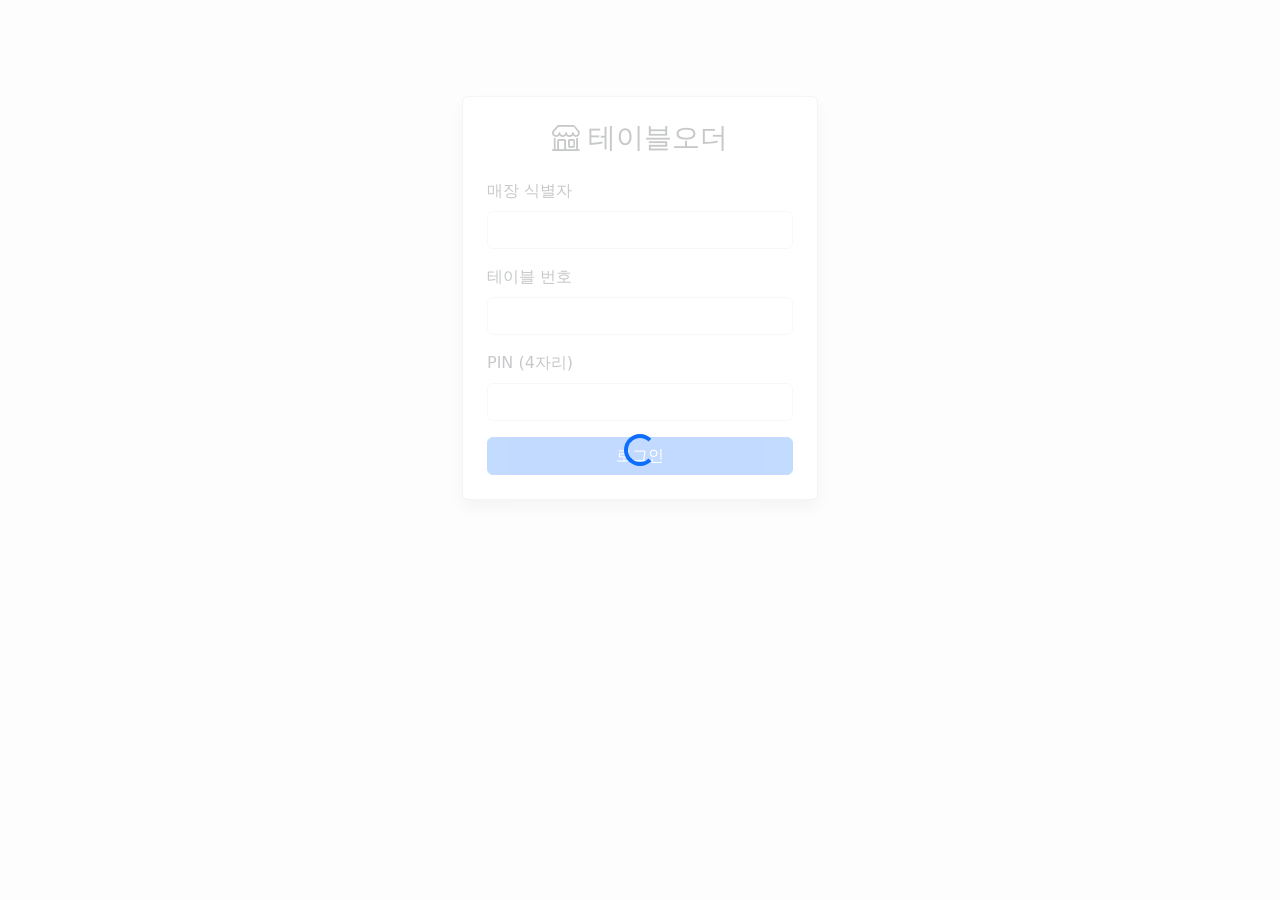
<file: frontend/customer/index.html>
<!DOCTYPE html>
<html lang="ko">
<head>
    <meta charset="UTF-8">
    <meta name="viewport" content="width=device-width, initial-scale=1.0">
    <title>테이블오더 - 고객</title>
    <link href="https://cdn.jsdelivr.net/npm/bootstrap@5.3.3/dist/css/bootstrap.min.css" rel="stylesheet">
    <link href="https://cdn.jsdelivr.net/npm/bootstrap-icons@1.11.3/font/bootstrap-icons.min.css" rel="stylesheet">
    <link href="css/style.css" rel="stylesheet">
</head>
<body>
    <!-- Header -->
    <nav class="navbar navbar-expand navbar-dark bg-dark fixed-top" id="main-header" style="display:none;">
        <div class="container-fluid">
            <span class="navbar-brand" id="header-store-info">
                <i class="bi bi-shop"></i> <span id="header-store-name">매장</span> - 테이블 <span id="header-table-number">0</span>
            </span>
            <ul class="navbar-nav ms-auto">
                <li class="nav-item">
                    <a class="nav-link" href="#/menu" id="nav-menu">메뉴</a>
                </li>
                <li class="nav-item">
                    <a class="nav-link" href="#/history" id="nav-history">주문내역</a>
                </li>
                <li class="nav-item">
                    <button class="btn btn-outline-light btn-sm position-relative ms-2" id="btn-cart-open" type="button">
                        <i class="bi bi-cart3"></i>
                        <span class="position-absolute top-0 start-100 translate-middle badge rounded-pill bg-danger" id="cart-badge" style="display:none;">0</span>
                    </button>
                </li>
            </ul>
        </div>
    </nav>

    <!-- Views -->
    <div id="view-login" class="view-container" style="display:none;">
        <div class="container mt-5 pt-5">
            <div class="row justify-content-center">
                <div class="col-md-6 col-lg-4">
                    <div class="card shadow">
                        <div class="card-body p-4">
                            <h3 class="card-title text-center mb-4"><i class="bi bi-shop"></i> 테이블오더</h3>
                            <form id="login-form">
                                <div class="mb-3">
                                    <label for="input-store-code" class="form-label">매장 식별자</label>
                                    <input type="text" class="form-control" id="input-store-code" required>
                                </div>
                                <div class="mb-3">
                                    <label for="input-table-number" class="form-label">테이블 번호</label>
                                    <input type="number" class="form-control" id="input-table-number" min="1" required>
                                </div>
                                <div class="mb-3">
                                    <label for="input-pin" class="form-label">PIN (4자리)</label>
                                    <input type="password" class="form-control" id="input-pin" maxlength="4" pattern="\d{4}" required>
                                </div>
                                <div id="login-error" class="alert alert-danger d-none" role="alert"></div>
                                <button type="submit" class="btn btn-primary w-100">로그인</button>
                            </form>
                        </div>
                    </div>
                </div>
            </div>
        </div>
    </div>

    <div id="view-menu" class="view-container" style="display:none;">
        <div class="container-fluid mt-5 pt-3">
            <div id="category-tabs" class="nav nav-pills flex-nowrap overflow-auto mb-3 px-2"></div>
            <div id="menu-grid" class="row g-3 px-2"></div>
        </div>
    </div>

    <div id="view-order" class="view-container" style="display:none;">
        <div class="container mt-5 pt-3">
            <div class="d-flex align-items-center mb-3">
                <a href="#/menu" class="btn btn-outline-secondary btn-sm me-2"><i class="bi bi-arrow-left"></i></a>
                <h4 class="mb-0">주문 확인</h4>
            </div>
            <div id="order-items-list"></div>
            <div class="fixed-bottom bg-white border-top p-3" id="order-footer">
                <div class="container d-flex justify-content-between align-items-center">
                    <span class="fw-bold fs-5">총 <span id="order-total-amount">0</span>원</span>
                    <button class="btn btn-primary btn-lg" id="btn-submit-order">주문 확정</button>
                </div>
            </div>
        </div>
    </div>

    <div id="view-history" class="view-container" style="display:none;">
        <div class="container mt-5 pt-3">
            <h4 class="mb-3">주문 내역</h4>
            <div id="order-history-list"></div>
            <div id="history-empty" class="text-center text-muted py-5" style="display:none;">
                <i class="bi bi-receipt fs-1"></i>
                <p class="mt-2">주문 내역이 없습니다</p>
            </div>
            <div id="history-sentinel"></div>
            <div id="history-loading" class="text-center py-3" style="display:none;">
                <div class="spinner-border spinner-border-sm" role="status"></div>
            </div>
        </div>
    </div>

    <!-- Cart Offcanvas -->
    <div class="offcanvas offcanvas-end" tabindex="-1" id="cart-offcanvas" aria-labelledby="cart-offcanvas-label">
        <div class="offcanvas-header">
            <h5 class="offcanvas-title" id="cart-offcanvas-label"><i class="bi bi-cart3"></i> 장바구니</h5>
            <button type="button" class="btn-close" data-bs-dismiss="offcanvas" aria-label="Close"></button>
        </div>
        <div class="offcanvas-body" id="cart-items-container">
            <div id="cart-empty" class="text-center text-muted py-5">
                <i class="bi bi-cart-x fs-1"></i>
                <p class="mt-2">장바구니가 비어있습니다</p>
            </div>
            <div id="cart-items-list"></div>
        </div>
        <div class="offcanvas-footer border-top p-3" id="cart-footer" style="display:none;">
            <div class="d-flex justify-content-between mb-2">
                <button class="btn btn-outline-danger btn-sm" id="btn-cart-clear">비우기</button>
                <span class="fw-bold">총 <span id="cart-total-amount">0</span>원</span>
            </div>
            <a href="#/order" class="btn btn-primary w-100" id="btn-cart-order" data-bs-dismiss="offcanvas">주문하기</a>
        </div>
    </div>

    <!-- Toast -->
    <div class="toast-container position-fixed bottom-0 end-0 p-3">
        <div id="app-toast" class="toast" role="alert" aria-live="assertive" aria-atomic="true">
            <div class="toast-body" id="toast-message"></div>
        </div>
    </div>

    <!-- Spinner -->
    <div id="app-spinner" class="position-fixed top-0 start-0 w-100 h-100 d-flex justify-content-center align-items-center bg-white bg-opacity-75" style="display:none !important; z-index:9999;">
        <div class="spinner-border text-primary" role="status">
            <span class="visually-hidden">Loading...</span>
        </div>
    </div>

    <script src="https://cdn.jsdelivr.net/npm/bootstrap@5.3.3/dist/js/bootstrap.bundle.min.js"></script>
    <script src="js/api.js"></script>
    <script src="js/auth.js"></script>
    <script src="js/cart.js"></script>
    <script src="js/menu.js"></script>
    <script src="js/order.js"></script>
    <script src="js/order-history.js"></script>
    <script src="js/app.js"></script>
</body>
</html>
</file>
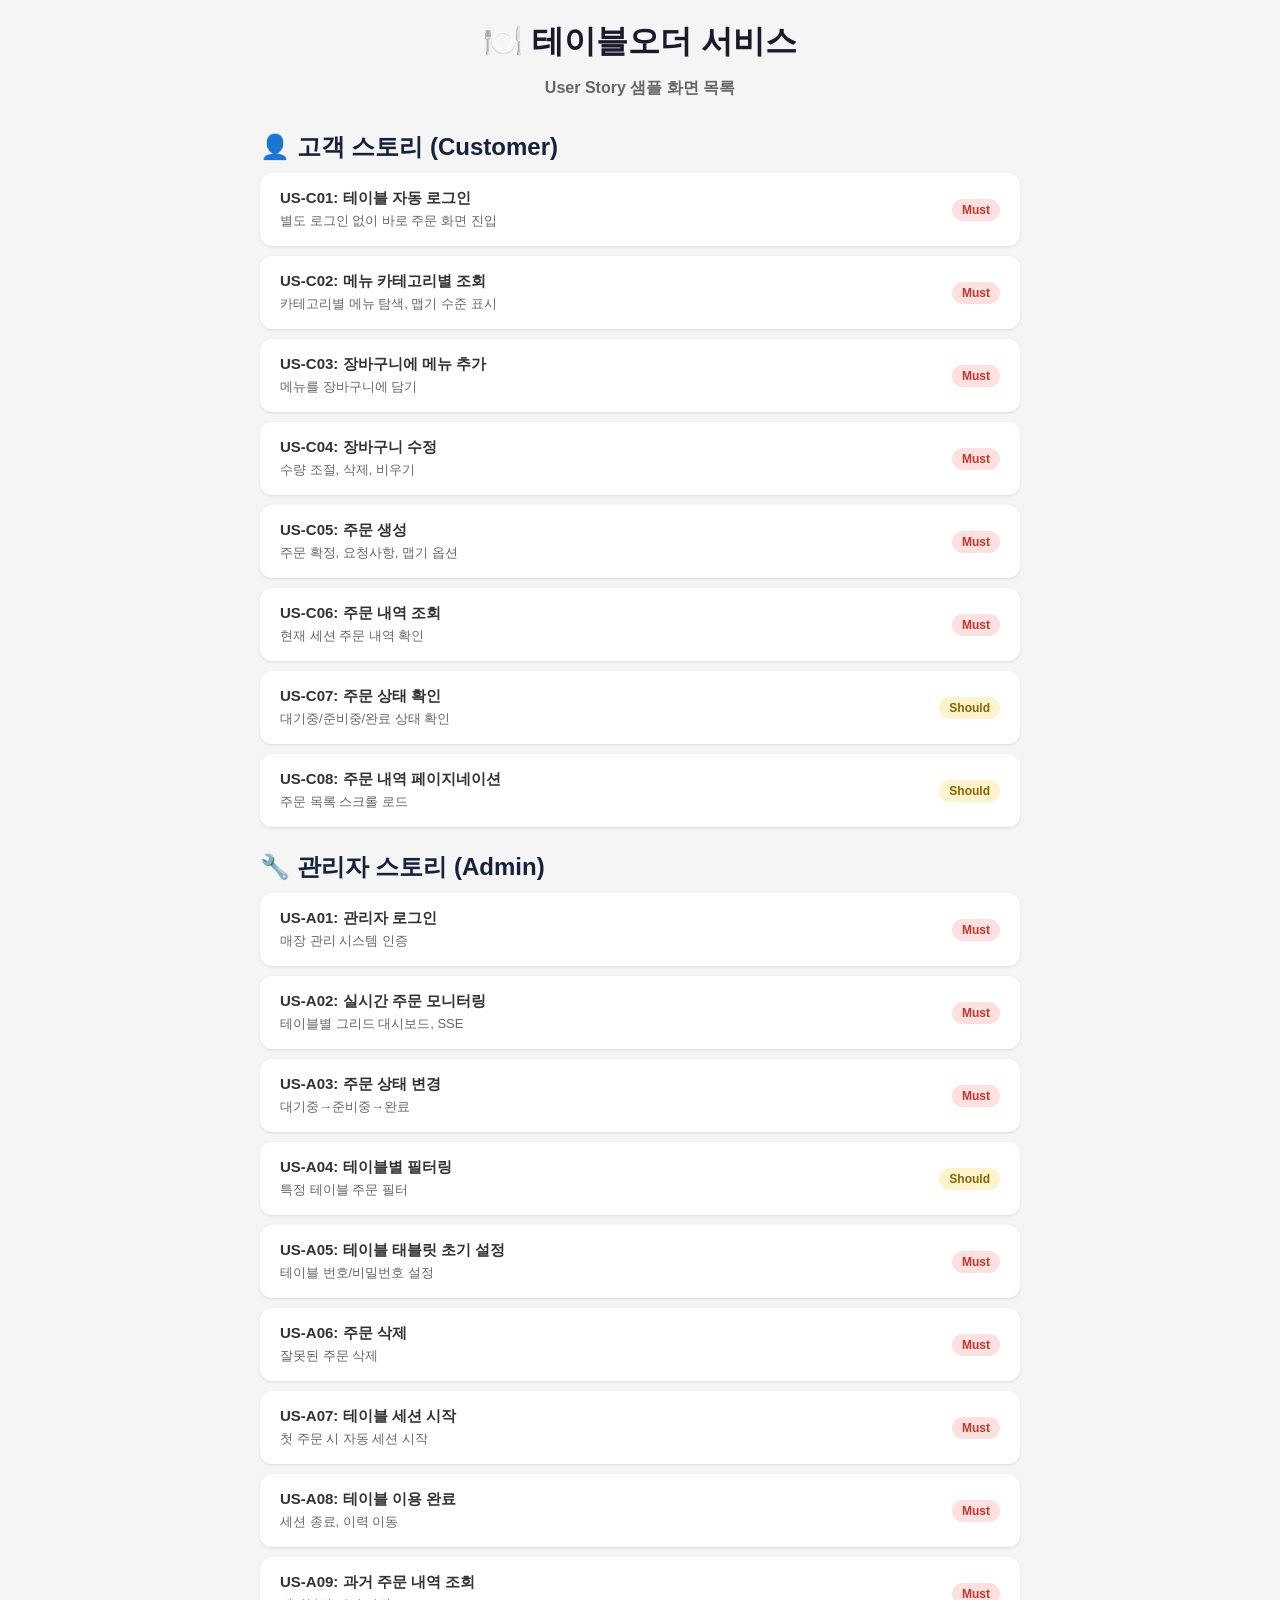
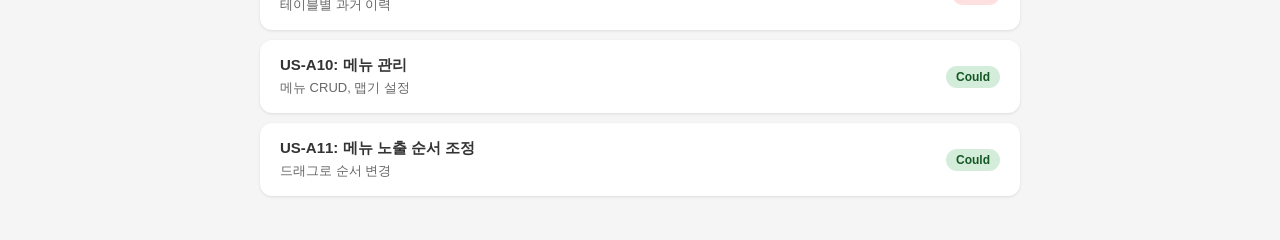
<file: aidlc-docs/inception/user-stories/mockups/index.html>
<!DOCTYPE html>
<html lang="ko">
<head>
<meta charset="UTF-8">
<meta name="viewport" content="width=device-width, initial-scale=1.0">
<title>테이블오더 - User Story 샘플 화면</title>
<style>
*{margin:0;padding:0;box-sizing:border-box}
body{font-family:-apple-system,sans-serif;background:#f5f5f5;color:#333}
.container{max-width:800px;margin:0 auto;padding:20px}
h1{text-align:center;margin-bottom:30px;color:#1a1a2e}
h2{margin:20px 0 10px;color:#16213e}
.card{background:#fff;border-radius:12px;padding:16px 20px;margin-bottom:10px;box-shadow:0 1px 3px rgba(0,0,0,.1);display:flex;justify-content:space-between;align-items:center;text-decoration:none;color:#333;transition:transform .1s}
.card:hover{transform:translateY(-2px);box-shadow:0 3px 8px rgba(0,0,0,.15)}
.card .title{font-weight:600;font-size:15px}
.card .desc{font-size:13px;color:#666;margin-top:4px}
.card .priority{font-size:12px;padding:4px 10px;border-radius:20px;font-weight:600}
.must{background:#ffe0e0;color:#c0392b}
.should{background:#fff3cd;color:#856404}
.could{background:#d4edda;color:#155724}
.section{margin-bottom:24px}
</style>
</head>
<body>
<div class="container">
<h1>🍽️ 테이블오더 서비스<br><small style="font-size:16px;color:#666">User Story 샘플 화면 목록</small></h1>

<div class="section">
<h2>👤 고객 스토리 (Customer)</h2>
<a class="card" href="customer.html#us-c01"><div><div class="title">US-C01: 테이블 자동 로그인</div><div class="desc">별도 로그인 없이 바로 주문 화면 진입</div></div><span class="priority must">Must</span></a>
<a class="card" href="customer.html#us-c02"><div><div class="title">US-C02: 메뉴 카테고리별 조회</div><div class="desc">카테고리별 메뉴 탐색, 맵기 수준 표시</div></div><span class="priority must">Must</span></a>
<a class="card" href="customer.html#us-c03"><div><div class="title">US-C03: 장바구니에 메뉴 추가</div><div class="desc">메뉴를 장바구니에 담기</div></div><span class="priority must">Must</span></a>
<a class="card" href="customer.html#us-c04"><div><div class="title">US-C04: 장바구니 수정</div><div class="desc">수량 조절, 삭제, 비우기</div></div><span class="priority must">Must</span></a>
<a class="card" href="customer.html#us-c05"><div><div class="title">US-C05: 주문 생성</div><div class="desc">주문 확정, 요청사항, 맵기 옵션</div></div><span class="priority must">Must</span></a>
<a class="card" href="customer.html#us-c06"><div><div class="title">US-C06: 주문 내역 조회</div><div class="desc">현재 세션 주문 내역 확인</div></div><span class="priority must">Must</span></a>
<a class="card" href="customer.html#us-c07"><div><div class="title">US-C07: 주문 상태 확인</div><div class="desc">대기중/준비중/완료 상태 확인</div></div><span class="priority should">Should</span></a>
<a class="card" href="customer.html#us-c08"><div><div class="title">US-C08: 주문 내역 페이지네이션</div><div class="desc">주문 목록 스크롤 로드</div></div><span class="priority should">Should</span></a>
</div>

<div class="section">
<h2>🔧 관리자 스토리 (Admin)</h2>
<a class="card" href="admin.html#us-a01"><div><div class="title">US-A01: 관리자 로그인</div><div class="desc">매장 관리 시스템 인증</div></div><span class="priority must">Must</span></a>
<a class="card" href="admin.html#us-a02"><div><div class="title">US-A02: 실시간 주문 모니터링</div><div class="desc">테이블별 그리드 대시보드, SSE</div></div><span class="priority must">Must</span></a>
<a class="card" href="admin.html#us-a03"><div><div class="title">US-A03: 주문 상태 변경</div><div class="desc">대기중→준비중→완료</div></div><span class="priority must">Must</span></a>
<a class="card" href="admin.html#us-a04"><div><div class="title">US-A04: 테이블별 필터링</div><div class="desc">특정 테이블 주문 필터</div></div><span class="priority should">Should</span></a>
<a class="card" href="admin.html#us-a05"><div><div class="title">US-A05: 테이블 태블릿 초기 설정</div><div class="desc">테이블 번호/비밀번호 설정</div></div><span class="priority must">Must</span></a>
<a class="card" href="admin.html#us-a06"><div><div class="title">US-A06: 주문 삭제</div><div class="desc">잘못된 주문 삭제</div></div><span class="priority must">Must</span></a>
<a class="card" href="admin.html#us-a07"><div><div class="title">US-A07: 테이블 세션 시작</div><div class="desc">첫 주문 시 자동 세션 시작</div></div><span class="priority must">Must</span></a>
<a class="card" href="admin.html#us-a08"><div><div class="title">US-A08: 테이블 이용 완료</div><div class="desc">세션 종료, 이력 이동</div></div><span class="priority must">Must</span></a>
<a class="card" href="admin.html#us-a09"><div><div class="title">US-A09: 과거 주문 내역 조회</div><div class="desc">테이블별 과거 이력</div></div><span class="priority must">Must</span></a>
<a class="card" href="admin.html#us-a10"><div><div class="title">US-A10: 메뉴 관리</div><div class="desc">메뉴 CRUD, 맵기 설정</div></div><span class="priority could">Could</span></a>
<a class="card" href="admin.html#us-a11"><div><div class="title">US-A11: 메뉴 노출 순서 조정</div><div class="desc">드래그로 순서 변경</div></div><span class="priority could">Could</span></a>
</div>
</div>
</body>
</html>
</file>
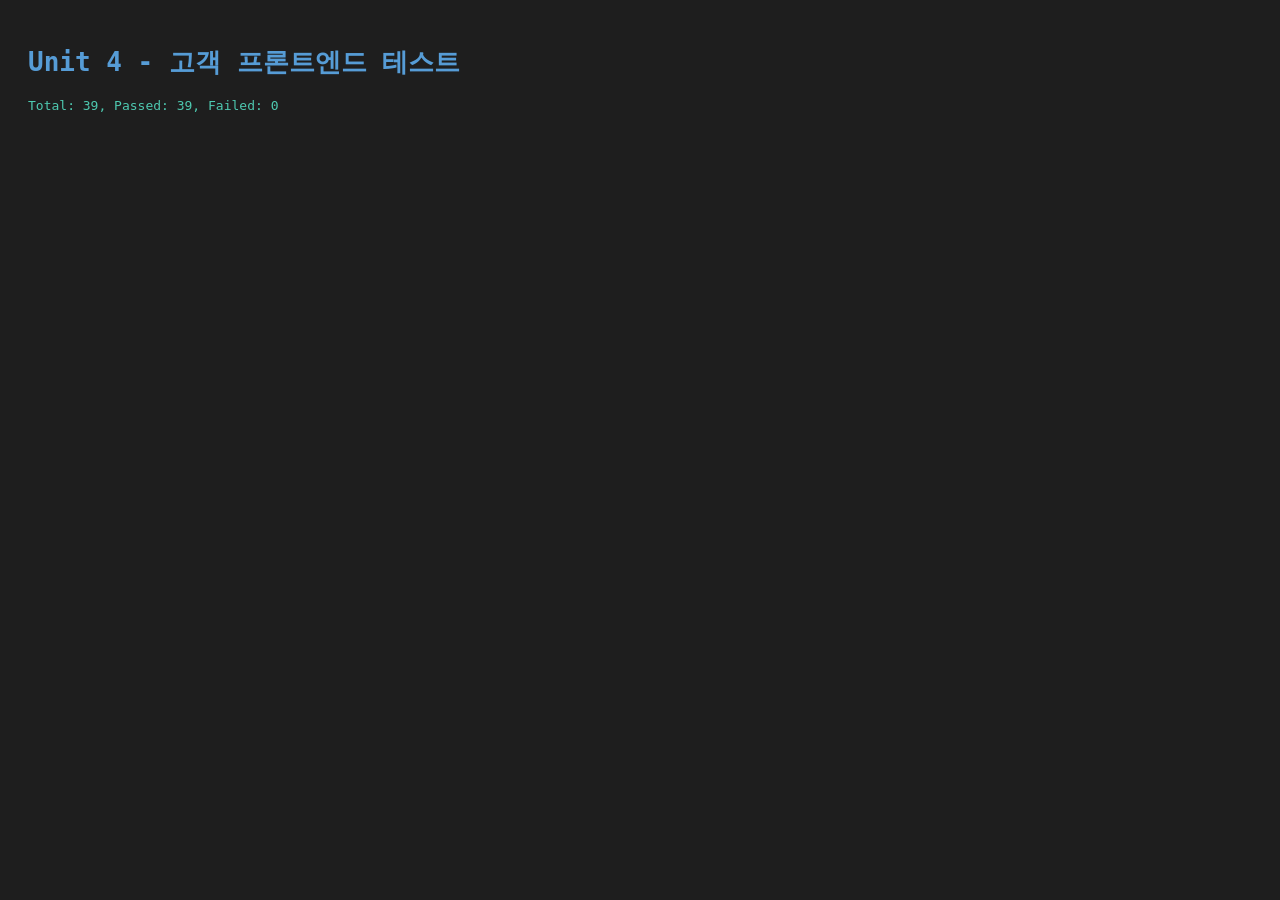
<file: frontend/customer/tests/run-tests.html>
<!DOCTYPE html>
<html lang="ko">
<head>
    <meta charset="UTF-8">
    <title>Unit 4 Frontend Tests</title>
    <style>
        body { font-family: monospace; padding: 20px; background: #1e1e1e; color: #d4d4d4; }
        h1 { color: #569cd6; }
        #results { white-space: pre-wrap; }
        .pass { color: #4ec9b0; }
        .fail { color: #f44747; }
    </style>
</head>
<body>
    <h1>Unit 4 - 고객 프론트엔드 테스트</h1>
    <div id="results"></div>

    <!-- 테스트 유틸 -->
    <script src="test-utils.js"></script>

    <!-- 소스 코드 (테스트 대상) -->
    <script src="../js/api.js"></script>
    <script src="../js/auth.js"></script>
    <script src="../js/cart.js"></script>
    <script src="../js/order-history.js"></script>

    <!-- 테스트 파일 -->
    <script src="cart.test.js"></script>
    <script src="api.test.js"></script>
    <script src="auth.test.js"></script>
    <script src="order-history.test.js"></script>

    <!-- 테스트 실행 -->
    <script>
        (async function () {
            TestUtils.reset();
            console.log('=== Unit 4 Frontend Tests ===\n');

            // Cart 테스트
            if (typeof CartTests !== 'undefined') CartTests.run();

            // API 테스트
            if (typeof ApiTests !== 'undefined') await ApiTests.run();

            // Auth 테스트
            if (typeof AuthTests !== 'undefined') await AuthTests.run();

            // OrderHistory 테스트
            if (typeof OrderHistoryTests !== 'undefined') OrderHistoryTests.run();

            const result = TestUtils.summary();
            document.getElementById('results').innerHTML =
                `<span class="${result.failed === 0 ? 'pass' : 'fail'}">` +
                `Total: ${result.total}, Passed: ${result.passed}, Failed: ${result.failed}` +
                `</span>`;
        })();
    </script>
</body>
</html>
</file>
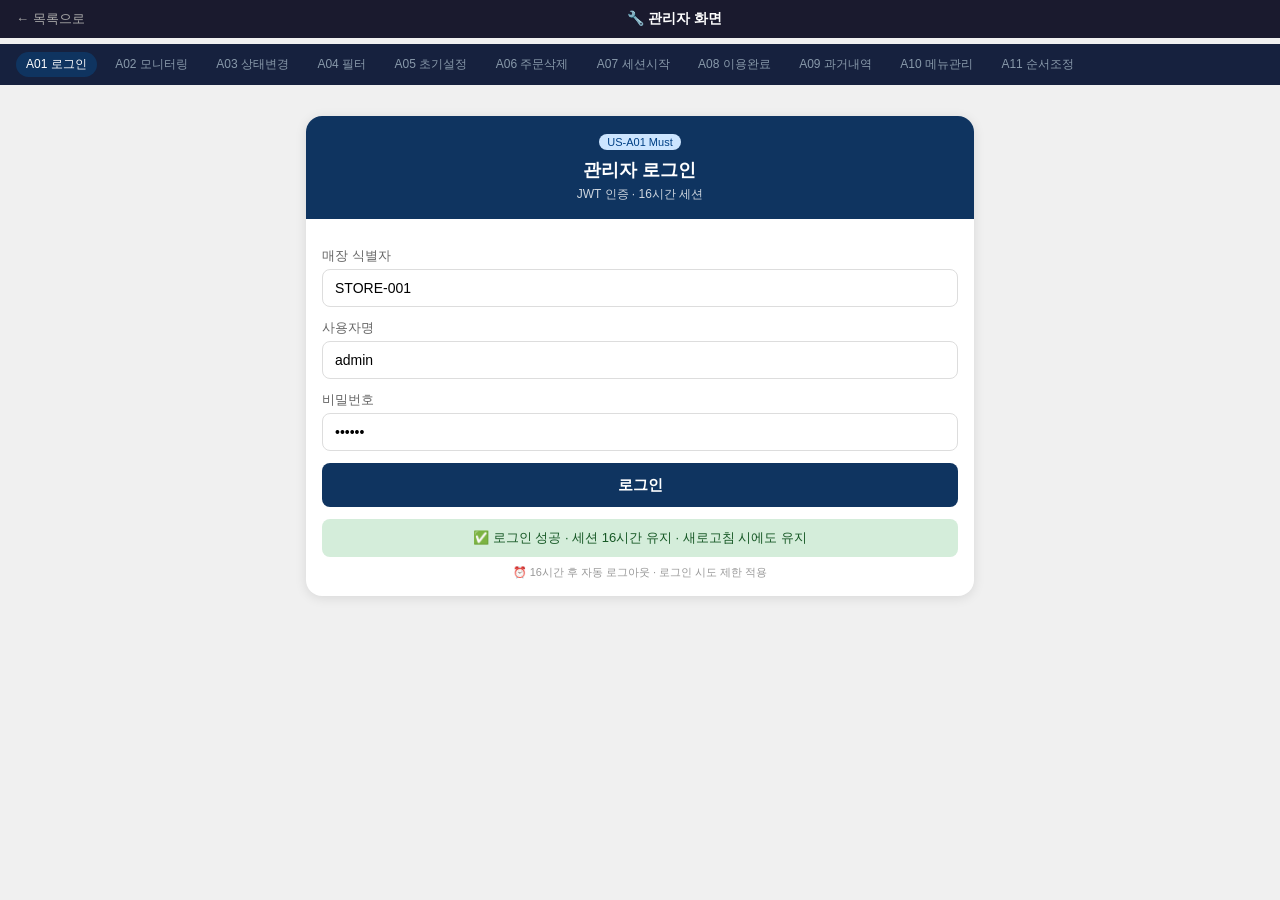
<file: aidlc-docs/inception/user-stories/mockups/admin.html>
<!DOCTYPE html>
<html lang="ko">
<head>
<meta charset="UTF-8">
<meta name="viewport" content="width=device-width, initial-scale=1.0">
<title>관리자 화면 - 테이블오더 샘플</title>
<style>
*{margin:0;padding:0;box-sizing:border-box}
body{font-family:-apple-system,sans-serif;background:#f0f0f0;color:#333}
.nav{position:fixed;top:0;left:0;right:0;background:#1a1a2e;color:#fff;padding:10px 16px;display:flex;justify-content:space-between;align-items:center;z-index:100}
.nav a{color:#aaa;text-decoration:none;font-size:13px}
.nav a:hover{color:#fff}
.story-nav{position:fixed;top:44px;left:0;right:0;background:#16213e;padding:8px 16px;overflow-x:auto;white-space:nowrap;z-index:99}
.story-nav a{color:#8899aa;text-decoration:none;font-size:12px;padding:4px 10px;border-radius:16px;display:inline-block;margin-right:4px}
.story-nav a:hover,.story-nav a.active{background:#0f3460;color:#fff}
.content{margin-top:100px;padding:16px;max-width:700px;margin-left:auto;margin-right:auto}
.screen{display:none;background:#fff;border-radius:16px;overflow:hidden;box-shadow:0 2px 12px rgba(0,0,0,.1)}
.screen.active{display:block}
.screen-header{background:#0f3460;color:#fff;padding:16px;text-align:center}
.screen-header h2{font-size:18px}
.screen-header p{font-size:12px;opacity:.8;margin-top:4px}
.screen-body{padding:16px}
.story-id{font-size:11px;background:#cce5ff;color:#004085;padding:2px 8px;border-radius:10px;display:inline-block;margin-bottom:8px}
.story-id.should{background:#fff3cd;color:#856404}
.story-id.could{background:#d4edda;color:#155724}
.btn{display:block;width:100%;padding:12px;border:none;border-radius:8px;font-size:15px;font-weight:600;cursor:pointer;margin-top:12px;min-height:44px}
.btn-primary{background:#0f3460;color:#fff}
.btn-danger{background:#c0392b;color:#fff}
.btn-secondary{background:#eee;color:#333}
.btn-sm{display:inline-block;width:auto;padding:6px 14px;font-size:12px;margin:4px;border-radius:6px;min-height:44px;min-width:44px}
.btn-success{background:#28a745;color:#fff}
.btn-warning{background:#ffc107;color:#333}

/* Login */
.login-form label{display:block;font-size:13px;color:#666;margin-bottom:4px;margin-top:12px}
.login-form input{width:100%;padding:10px 12px;border:1px solid #ddd;border-radius:8px;font-size:14px}

/* Dashboard Grid */
.table-grid{display:grid;grid-template-columns:1fr 1fr;gap:12px}
.table-card{border:1px solid #eee;border-radius:12px;padding:12px;position:relative}
.table-card.has-new{border-color:#ffc107;animation:pulse 1s ease-in-out 3}
@keyframes pulse{0%,100%{box-shadow:0 0 0 0 rgba(255,193,7,.4)}50%{box-shadow:0 0 0 8px rgba(255,193,7,0)}}
.table-num{font-size:18px;font-weight:700}
.table-total{font-size:14px;color:#0f3460;font-weight:600;margin-top:4px}
.table-orders{margin-top:8px;font-size:12px;color:#666}
.table-orders .order-line{padding:3px 0;border-bottom:1px solid #f5f5f5}
.new-badge{position:absolute;top:8px;right:8px;background:#ffc107;color:#333;font-size:10px;padding:2px 6px;border-radius:8px;font-weight:600}
.status-btn{font-size:11px;padding:4px 10px;border:none;border-radius:12px;cursor:pointer;min-height:32px}
.status-waiting{background:#fff3cd;color:#856404}
.status-preparing{background:#cce5ff;color:#004085}
.status-done{background:#d4edda;color:#155724}

/* Filter */
.filter-bar{display:flex;gap:8px;margin-bottom:12px;align-items:center}
.filter-bar select{padding:8px;border:1px solid #ddd;border-radius:8px;font-size:13px}
.filter-bar label{font-size:13px;color:#666}

/* Order Detail Modal */
.modal{background:#f8f8f8;border-radius:12px;padding:16px;margin-top:12px}
.modal h3{font-size:15px;margin-bottom:8px}
.modal .detail-item{padding:6px 0;border-bottom:1px solid #eee;font-size:13px}
.modal .detail-item .note{font-size:11px;color:#e94560;margin-top:2px}
.modal .detail-item .spicy{font-size:11px;color:#856404;margin-top:2px}

/* Table Setup */
.setup-form label{display:block;font-size:13px;color:#666;margin-bottom:4px;margin-top:12px}
.setup-form input{width:100%;padding:10px 12px;border:1px solid #ddd;border-radius:8px;font-size:14px}

/* Confirm Popup */
.popup{background:#fff;border:2px solid #c0392b;border-radius:12px;padding:20px;text-align:center;margin:12px 0}
.popup h3{font-size:16px;margin-bottom:8px}
.popup p{font-size:13px;color:#666;margin-bottom:16px}
.popup-actions{display:flex;gap:8px;justify-content:center}

/* History */
.history-item{padding:10px;border:1px solid #eee;border-radius:8px;margin-bottom:8px;font-size:13px}
.history-item .h-header{display:flex;justify-content:space-between;margin-bottom:4px}
.history-item .h-time{color:#999;font-size:12px}
.date-filter{display:flex;gap:8px;margin-bottom:12px;align-items:center}
.date-filter input{padding:6px;border:1px solid #ddd;border-radius:6px;font-size:12px}
.date-filter label{font-size:12px;color:#666}

/* Menu Mgmt */
.menu-form label{display:block;font-size:13px;color:#666;margin-bottom:4px;margin-top:10px}
.menu-form input,.menu-form select,.menu-form textarea{width:100%;padding:8px;border:1px solid #ddd;border-radius:6px;font-size:13px}
.menu-list-item{display:flex;justify-content:space-between;align-items:center;padding:10px;border:1px solid #eee;border-radius:8px;margin-bottom:8px}
.drag-handle{cursor:grab;font-size:18px;color:#999;margin-right:8px}

.feedback{padding:10px;border-radius:8px;text-align:center;font-size:13px;margin-top:8px}
.feedback-success{background:#d4edda;color:#155724}
.feedback-error{background:#f8d7da;color:#721c24}
</style>
</head>
<body>
<div class="nav">
<a href="index.html">← 목록으로</a>
<span style="font-size:14px;font-weight:600">🔧 관리자 화면</span>
<span></span>
</div>
<div class="story-nav">
<a href="#us-a01">A01 로그인</a>
<a href="#us-a02">A02 모니터링</a>
<a href="#us-a03">A03 상태변경</a>
<a href="#us-a04">A04 필터</a>
<a href="#us-a05">A05 초기설정</a>
<a href="#us-a06">A06 주문삭제</a>
<a href="#us-a07">A07 세션시작</a>
<a href="#us-a08">A08 이용완료</a>
<a href="#us-a09">A09 과거내역</a>
<a href="#us-a10">A10 메뉴관리</a>
<a href="#us-a11">A11 순서조정</a>
</div>

<div class="content">

<!-- US-A01 -->
<div class="screen" id="us-a01">
<div class="screen-header"><span class="story-id">US-A01 Must</span><h2>관리자 로그인</h2><p>JWT 인증 · 16시간 세션</p></div>
<div class="screen-body">
<div class="login-form">
<label>매장 식별자</label><input type="text" placeholder="STORE-001" value="STORE-001">
<label>사용자명</label><input type="text" placeholder="admin" value="admin">
<label>비밀번호</label><input type="password" value="••••••">
<button class="btn btn-primary">로그인</button>
<div class="feedback feedback-success" style="margin-top:12px">✅ 로그인 성공 · 세션 16시간 유지 · 새로고침 시에도 유지</div>
<p style="text-align:center;font-size:11px;color:#999;margin-top:8px">⏰ 16시간 후 자동 로그아웃 · 로그인 시도 제한 적용</p>
</div>
</div>
</div>

<!-- US-A02 -->
<div class="screen" id="us-a02">
<div class="screen-header"><span class="story-id">US-A02 Must</span><h2>실시간 주문 모니터링</h2><p>SSE 기반 · 2초 이내 표시</p></div>
<div class="screen-body">
<div class="table-grid">
<div class="table-card has-new"><span class="new-badge">🔔 NEW</span><div class="table-num">테이블 3</div><div class="table-total">총 23,000원</div><div class="table-orders"><div class="order-line">#42 김치찌개×2, 된장찌개×1 <button class="status-btn status-waiting">대기중</button></div><div class="order-line">#41 부대찌개×1 <button class="status-btn status-done">완료</button></div></div></div>
<div class="table-card"><div class="table-num">테이블 5</div><div class="table-total">총 15,000원</div><div class="table-orders"><div class="order-line">#40 순두부찌개×1, 공기밥×2 <button class="status-btn status-preparing">준비중</button></div></div></div>
<div class="table-card"><div class="table-num">테이블 7</div><div class="table-total">총 31,000원</div><div class="table-orders"><div class="order-line">#39 김치찌개×1 <button class="status-btn status-done">완료</button></div><div class="order-line">#38 부대찌개×1 <button class="status-btn status-done">완료</button></div></div></div>
<div class="table-card" style="border:1px dashed #ddd;color:#aaa"><div class="table-num" style="color:#ccc">테이블 9</div><div style="font-size:12px;margin-top:8px">주문 없음</div></div>
</div>
<div class="modal"><h3>📋 주문 상세 (#42) - 테이블 3 클릭 시</h3><div class="detail-item">김치찌개 × 2 · 16,000원<div class="spicy">🌶️ 맵기: 매운맛</div><div class="note">📝 청양고추 빼주세요</div></div><div class="detail-item">된장찌개 × 1 · 7,000원</div></div>
</div>
</div>

<!-- US-A03 -->
<div class="screen" id="us-a03">
<div class="screen-header"><span class="story-id">US-A03 Must</span><h2>주문 상태 변경</h2><p>대기중 → 준비중 → 완료</p></div>
<div class="screen-body">
<div style="padding:12px;border:1px solid #eee;border-radius:8px;margin-bottom:12px">
<p style="font-size:14px;font-weight:600">#42 · 테이블 3</p>
<p style="font-size:12px;color:#666;margin:4px 0">김치찌개×2, 된장찌개×1 (축약)</p>
<div style="display:flex;gap:8px;margin-top:8px">
<button class="btn-sm status-waiting" style="border:none;cursor:pointer">대기중</button>
<span style="line-height:44px">→</span>
<button class="btn-sm status-preparing" style="border:2px solid #004085;cursor:pointer">준비중 ✓</button>
<span style="line-height:44px">→</span>
<button class="btn-sm status-done" style="border:none;cursor:pointer">완료</button>
</div>
</div>
</div>
</div>

<!-- US-A04 -->
<div class="screen" id="us-a04">
<div class="screen-header"><span class="story-id should">US-A04 Should</span><h2>테이블별 필터링</h2><p>특정 테이블 주문만 보기</p></div>
<div class="screen-body">
<div class="filter-bar"><label>테이블 필터:</label><select><option>전체 테이블</option><option selected>테이블 3</option><option>테이블 5</option><option>테이블 7</option></select><button class="btn-sm btn-secondary" style="border:1px solid #ddd">필터 해제</button></div>
<div class="table-card" style="margin-bottom:12px"><div class="table-num">테이블 3</div><div class="table-total">총 23,000원</div><div class="table-orders"><div class="order-line">#42 김치찌개×2, 된장찌개×1 <button class="status-btn status-waiting">대기중</button></div><div class="order-line">#41 부대찌개×1 <button class="status-btn status-done">완료</button></div></div></div>
<p style="font-size:12px;color:#999;text-align:center">필터 적용 중: 테이블 3만 표시</p>
</div>
</div>

<!-- US-A05 -->
<div class="screen" id="us-a05">
<div class="screen-header"><span class="story-id">US-A05 Must</span><h2>테이블 태블릿 초기 설정</h2><p>번호 · 비밀번호 · 16시간 세션</p></div>
<div class="screen-body">
<div class="setup-form">
<label>테이블 번호</label><input type="text" placeholder="예: 5" value="5">
<label>테이블 비밀번호</label><input type="password" placeholder="비밀번호 설정" value="••••">
<button class="btn btn-primary">설정 저장</button>
<div class="feedback feedback-success">✅ 테이블 5 설정 완료 · 16시간 세션 생성 · 자동 로그인 활성화</div>
</div>
</div>
</div>

<!-- US-A06 -->
<div class="screen" id="us-a06">
<div class="screen-header"><span class="story-id">US-A06 Must</span><h2>주문 삭제</h2><p>확인 팝업 · 총액 재계산</p></div>
<div class="screen-body">
<div style="padding:10px;border:1px solid #eee;border-radius:8px;margin-bottom:12px"><span style="font-weight:600">#42</span> 김치찌개×2, 된장찌개×1 · 23,000원 <button class="btn-sm btn-danger" style="border:none;float:right">삭제</button></div>
<div class="popup"><h3>⚠️ 주문 삭제 확인</h3><p>주문 #42를 삭제하시겠습니까?<br>이 작업은 되돌릴 수 없습니다.</p><div class="popup-actions"><button class="btn-sm btn-danger" style="border:none">삭제 확인</button><button class="btn-sm btn-secondary" style="border:1px solid #ddd">취소</button></div></div>
<div class="feedback feedback-success">✅ 주문 #42 삭제 완료 · 테이블 3 총 주문액: 15,000원으로 재계산</div>
<div class="feedback feedback-error" style="margin-top:4px">❌ 삭제 실패 시: 서버 오류 · 주문이 유지됩니다</div>
</div>
</div>

<!-- US-A07 -->
<div class="screen" id="us-a07">
<div class="screen-header"><span class="story-id">US-A07 Must</span><h2>테이블 세션 시작</h2><p>첫 주문 시 자동 시작</p></div>
<div class="screen-body">
<div style="text-align:center;padding:20px">
<div style="font-size:50px;margin-bottom:12px">🪑</div>
<h3 style="font-size:16px">테이블 3 - 세션 없음</h3>
<p style="font-size:13px;color:#666;margin-top:8px">현재 활성 세션이 없습니다</p>
<div style="margin:20px 0;font-size:24px">⬇️</div>
<div style="background:#d4edda;padding:12px;border-radius:8px">
<p style="font-weight:600;color:#155724">🟢 새 세션 자동 시작!</p>
<p style="font-size:12px;color:#155724;margin-top:4px">고객이 첫 주문(#43)을 생성 → 세션 ID: S-20260306-T3 자동 생성</p>
</div>
</div>
</div>
</div>

<!-- US-A08 -->
<div class="screen" id="us-a08">
<div class="screen-header"><span class="story-id">US-A08 Must</span><h2>테이블 이용 완료</h2><p>세션 종료 · OrderHistory 이동</p></div>
<div class="screen-body">
<div class="table-card" style="margin-bottom:12px"><div class="table-num">테이블 3</div><div class="table-total">총 38,000원 (2건)</div><button class="btn-sm btn-warning" style="border:none;margin-top:8px">이용 완료</button></div>
<div class="popup"><h3>🏁 이용 완료 확인</h3><p>테이블 3의 세션을 종료하시겠습니까?<br>주문 내역이 과거 이력으로 이동됩니다.</p><div class="popup-actions"><button class="btn-sm btn-warning" style="border:none">확인</button><button class="btn-sm btn-secondary" style="border:1px solid #ddd">취소</button></div></div>
<div class="feedback feedback-success">✅ 테이블 3 이용 완료 · 2건 OrderHistory 이동 · 완료 시각: 13:45 · 주문 목록/총액 리셋</div>
<div class="table-card" style="margin-top:12px;border:1px dashed #ddd;color:#aaa"><div class="table-num" style="color:#ccc">테이블 3</div><div style="font-size:12px;margin-top:4px">총 0원 · 새 고객 대기 중</div></div>
</div>
</div>

<!-- US-A09 -->
<div class="screen" id="us-a09">
<div class="screen-header"><span class="story-id">US-A09 Must</span><h2>과거 주문 내역 조회</h2><p>테이블별 · 날짜 필터 · 닫기</p></div>
<div class="screen-body">
<div class="date-filter"><label>날짜:</label><input type="date" value="2026-03-06"> ~ <input type="date" value="2026-03-06"><button class="btn-sm btn-secondary" style="border:1px solid #ddd">조회</button></div>
<div class="history-item"><div class="h-header"><span style="font-weight:600">#42 · 테이블 3</span><span class="h-time">12:35 → 이용완료 13:45</span></div><div>김치찌개×2, 된장찌개×1 · <b>23,000원</b></div></div>
<div class="history-item"><div class="h-header"><span style="font-weight:600">#41 · 테이블 3</span><span class="h-time">12:20 → 이용완료 13:45</span></div><div>부대찌개×1 · <b>15,000원</b></div></div>
<div class="history-item"><div class="h-header"><span style="font-weight:600">#38 · 테이블 5</span><span class="h-time">11:30 → 이용완료 12:15</span></div><div>순두부찌개×2 · <b>17,000원</b></div></div>
<button class="btn btn-secondary">닫기 (대시보드로 복귀)</button>
</div>
</div>

<!-- US-A10 -->
<div class="screen" id="us-a10">
<div class="screen-header"><span class="story-id could">US-A10 Could</span><h2>메뉴 관리</h2><p>CRUD · 맵기 수준/옵션 설정</p></div>
<div class="screen-body">
<div class="menu-form">
<label>메뉴명 *</label><input type="text" value="김치찌개">
<label>가격 *</label><input type="number" value="8000">
<label>설명</label><textarea rows="2">돼지고기 김치찌개</textarea>
<label>카테고리 *</label><select><option selected>찌개</option><option>볶음</option><option>구이</option><option>사이드</option><option>음료</option></select>
<label>이미지 URL</label><input type="text" value="https://example.com/kimchi.jpg">
<label>🌶️ 맵기 수준 (선택)</label><select><option>미설정</option><option>안매움</option><option>약간매움</option><option selected>매움</option><option>아주매움</option></select>
<label>🌶️ 맵기 옵션 (고객 선택용, 선택)</label>
<div style="margin-top:4px"><label style="display:inline;font-size:12px"><input type="checkbox" checked> 순한맛</label> <label style="display:inline;font-size:12px"><input type="checkbox" checked> 보통</label> <label style="display:inline;font-size:12px"><input type="checkbox" checked> 매운맛</label> <label style="display:inline;font-size:12px"><input type="checkbox" checked> 아주매운맛</label></div>
<button class="btn btn-primary">저장</button>
</div>
<div class="feedback feedback-success" style="margin-top:8px">✅ 메뉴 저장 완료</div>
<div class="feedback feedback-error" style="margin-top:4px">❌ 가격은 0원 이상이어야 합니다 (검증 에러 예시)</div>
</div>
</div>

<!-- US-A11 -->
<div class="screen" id="us-a11">
<div class="screen-header"><span class="story-id could">US-A11 Could</span><h2>메뉴 노출 순서 조정</h2><p>드래그로 순서 변경</p></div>
<div class="screen-body">
<p style="font-size:13px;color:#666;margin-bottom:12px">카테고리: 찌개 · ☰ 드래그하여 순서 변경</p>
<div class="menu-list-item"><span><span class="drag-handle">☰</span> 1. 김치찌개 · 8,000원</span></div>
<div class="menu-list-item" style="border:2px dashed #0f3460;background:#f0f4ff"><span><span class="drag-handle">☰</span> 2. 순두부찌개 · 8,500원 <span style="font-size:11px;color:#0f3460">← 이동 중</span></span></div>
<div class="menu-list-item"><span><span class="drag-handle">☰</span> 3. 된장찌개 · 7,000원</span></div>
<div class="menu-list-item"><span><span class="drag-handle">☰</span> 4. 부대찌개 · 15,000원</span></div>
<button class="btn btn-primary">순서 저장</button>
</div>
</div>

</div>

<script>
function showScreen(id){document.querySelectorAll('.screen').forEach(s=>s.classList.remove('active'));const el=document.getElementById(id);if(el)el.classList.add('active');document.querySelectorAll('.story-nav a').forEach(a=>{a.classList.toggle('active',a.getAttribute('href')==='#'+id)})}
function onHash(){const id=location.hash.slice(1)||'us-a01';showScreen(id)}
window.addEventListener('hashchange',onHash);
window.addEventListener('load',onHash);
</script>
</body>
</html>
</file>
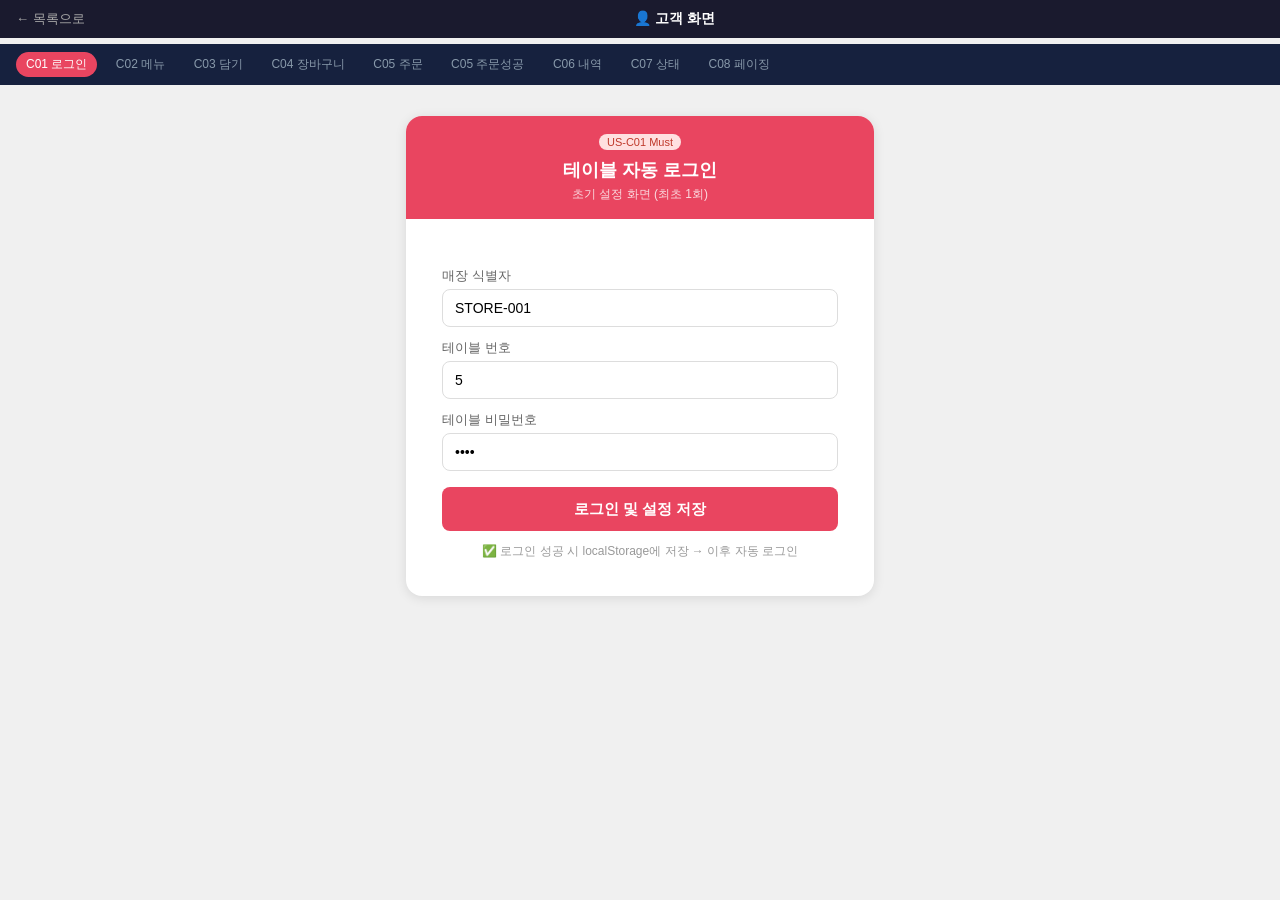
<file: aidlc-docs/inception/user-stories/mockups/customer.html>
<!DOCTYPE html>
<html lang="ko">
<head>
<meta charset="UTF-8">
<meta name="viewport" content="width=device-width, initial-scale=1.0">
<title>고객 화면 - 테이블오더 샘플</title>
<style>
*{margin:0;padding:0;box-sizing:border-box}
body{font-family:-apple-system,sans-serif;background:#f0f0f0;color:#333}
.nav{position:fixed;top:0;left:0;right:0;background:#1a1a2e;color:#fff;padding:10px 16px;display:flex;justify-content:space-between;align-items:center;z-index:100}
.nav a{color:#aaa;text-decoration:none;font-size:13px}
.nav a:hover{color:#fff}
.story-nav{position:fixed;top:44px;left:0;right:0;background:#16213e;padding:8px 16px;overflow-x:auto;white-space:nowrap;z-index:99}
.story-nav a{color:#8899aa;text-decoration:none;font-size:12px;padding:4px 10px;border-radius:16px;display:inline-block;margin-right:4px}
.story-nav a:hover,.story-nav a.active{background:#e94560;color:#fff}
.content{margin-top:100px;padding:16px;max-width:500px;margin-left:auto;margin-right:auto}
.screen{display:none;background:#fff;border-radius:16px;overflow:hidden;box-shadow:0 2px 12px rgba(0,0,0,.1)}
.screen.active{display:block}
.screen-header{background:#e94560;color:#fff;padding:16px;text-align:center}
.screen-header h2{font-size:18px}
.screen-header p{font-size:12px;opacity:.8;margin-top:4px}
.screen-body{padding:16px}
.story-id{font-size:11px;background:#ffe0e0;color:#c0392b;padding:2px 8px;border-radius:10px;display:inline-block;margin-bottom:8px}
.story-id.should{background:#fff3cd;color:#856404}

/* US-C01 Login */
.login-form{padding:20px}
.login-form label{display:block;font-size:13px;color:#666;margin-bottom:4px;margin-top:12px}
.login-form input{width:100%;padding:10px 12px;border:1px solid #ddd;border-radius:8px;font-size:14px}
.btn{display:block;width:100%;padding:12px;border:none;border-radius:8px;font-size:15px;font-weight:600;cursor:pointer;margin-top:16px;min-height:44px}
.btn-primary{background:#e94560;color:#fff}
.btn-secondary{background:#eee;color:#333}
.btn-sm{display:inline-block;width:auto;padding:8px 16px;font-size:13px;min-height:44px;min-width:44px}

/* US-C02 Menu */
.categories{display:flex;gap:8px;padding:12px 16px;overflow-x:auto;border-bottom:1px solid #eee}
.cat{padding:6px 14px;border-radius:20px;font-size:13px;background:#f5f5f5;white-space:nowrap;cursor:pointer}
.cat.active{background:#e94560;color:#fff}
.menu-grid{display:grid;grid-template-columns:1fr 1fr;gap:12px;padding:16px}
.menu-card{border:1px solid #eee;border-radius:12px;overflow:hidden;cursor:pointer}
.menu-img{height:100px;background:#ddd;display:flex;align-items:center;justify-content:center;font-size:40px}
.menu-info{padding:10px}
.menu-info h4{font-size:14px}
.menu-info .price{color:#e94560;font-weight:700;font-size:14px;margin-top:4px}
.menu-info .desc{font-size:11px;color:#999;margin-top:2px}
.spicy-badge{font-size:11px;display:inline-block;padding:2px 6px;border-radius:8px;margin-top:4px}
.spicy-1{background:#fff3cd;color:#856404}
.spicy-2{background:#ffe0e0;color:#c0392b}
.spicy-3{background:#f8d7da;color:#721c24}
.add-btn{display:block;width:100%;padding:8px;background:#e94560;color:#fff;border:none;border-radius:0 0 12px 12px;font-size:13px;font-weight:600;cursor:pointer;min-height:44px}

/* US-C04 Cart */
.cart-item{display:flex;align-items:center;padding:12px 0;border-bottom:1px solid #f0f0f0}
.cart-item-info{flex:1}
.cart-item-info h4{font-size:14px}
.cart-item-info .price{font-size:13px;color:#e94560}
.qty-ctrl{display:flex;align-items:center;gap:8px}
.qty-btn{width:32px;height:32px;border-radius:50%;border:1px solid #ddd;background:#fff;font-size:16px;cursor:pointer;display:flex;align-items:center;justify-content:center;min-width:44px;min-height:44px}
.qty-num{font-size:15px;font-weight:600;min-width:20px;text-align:center}
.cart-total{display:flex;justify-content:space-between;padding:16px 0;font-size:16px;font-weight:700;border-top:2px solid #333;margin-top:8px}
.del-btn{color:#999;font-size:18px;cursor:pointer;margin-left:8px;min-width:44px;min-height:44px;display:flex;align-items:center;justify-content:center}

/* US-C05 Order Confirm */
.order-item{padding:12px 0;border-bottom:1px solid #f0f0f0}
.order-item h4{font-size:14px}
.order-item .sub{font-size:12px;color:#666;margin-top:2px}
.request-input{width:100%;padding:8px;border:1px solid #ddd;border-radius:6px;font-size:12px;margin-top:6px;resize:none}
.spicy-select{margin-top:6px}
.spicy-select label{font-size:12px;color:#666}
.spicy-select select{padding:6px;border:1px solid #ddd;border-radius:6px;font-size:12px}
.order-success{text-align:center;padding:40px 20px}
.order-success .check{font-size:60px;margin-bottom:16px}
.order-success h3{font-size:20px;margin-bottom:8px}
.order-success .order-num{font-size:24px;color:#e94560;font-weight:700}
.order-success .redirect{font-size:13px;color:#999;margin-top:16px}

/* US-C06 Order History */
.order-history-item{padding:12px;border:1px solid #eee;border-radius:10px;margin-bottom:10px}
.order-history-item .header{display:flex;justify-content:space-between;margin-bottom:6px}
.order-history-item .num{font-weight:600;font-size:14px}
.order-history-item .time{font-size:12px;color:#999}
.order-history-item .menus{font-size:13px;color:#555}
.order-history-item .footer{display:flex;justify-content:space-between;margin-top:6px;align-items:center}
.order-history-item .amount{font-weight:700;color:#e94560}
.status{font-size:11px;padding:3px 8px;border-radius:10px}
.status-waiting{background:#fff3cd;color:#856404}
.status-preparing{background:#cce5ff;color:#004085}
.status-done{background:#d4edda;color:#155724}
.empty-msg{text-align:center;padding:40px;color:#999}

/* Bottom nav */
.bottom-nav{display:flex;border-top:1px solid #eee;background:#fff}
.bottom-nav a{flex:1;text-align:center;padding:10px 0;font-size:11px;color:#999;text-decoration:none;min-height:44px;display:flex;flex-direction:column;align-items:center;justify-content:center}
.bottom-nav a.active{color:#e94560}
.bottom-nav .icon{font-size:20px;margin-bottom:2px}
</style>
</head>
<body>
<div class="nav">
<a href="index.html">← 목록으로</a>
<span style="font-size:14px;font-weight:600">👤 고객 화면</span>
<span></span>
</div>
<div class="story-nav" id="storyNav">
<a href="#us-c01">C01 로그인</a>
<a href="#us-c02">C02 메뉴</a>
<a href="#us-c03">C03 담기</a>
<a href="#us-c04">C04 장바구니</a>
<a href="#us-c05">C05 주문</a>
<a href="#us-c05-success">C05 주문성공</a>
<a href="#us-c06">C06 내역</a>
<a href="#us-c07">C07 상태</a>
<a href="#us-c08">C08 페이징</a>
</div>

<div class="content">

<!-- US-C01 -->
<div class="screen" id="us-c01">
<div class="screen-header"><span class="story-id">US-C01 Must</span><h2>테이블 자동 로그인</h2><p>초기 설정 화면 (최초 1회)</p></div>
<div class="screen-body">
<div class="login-form">
<label>매장 식별자</label><input type="text" placeholder="예: STORE-001" value="STORE-001">
<label>테이블 번호</label><input type="text" placeholder="예: 5" value="5">
<label>테이블 비밀번호</label><input type="password" placeholder="비밀번호 입력" value="••••">
<button class="btn btn-primary">로그인 및 설정 저장</button>
<p style="text-align:center;font-size:12px;color:#999;margin-top:12px">✅ 로그인 성공 시 localStorage에 저장 → 이후 자동 로그인</p>
</div>
</div>
</div>

<!-- US-C02 -->
<div class="screen" id="us-c02">
<div class="screen-header"><span class="story-id">US-C02 Must</span><h2>메뉴 카테고리별 조회</h2><p>테이블 5번 · 맛있는식당</p></div>
<div class="categories"><span class="cat active">🍲 찌개</span><span class="cat">🥘 볶음</span><span class="cat">🍖 구이</span><span class="cat">🥗 사이드</span><span class="cat">🍺 음료</span></div>
<div class="menu-grid">
<div class="menu-card"><div class="menu-img">🍲</div><div class="menu-info"><h4>김치찌개</h4><p class="desc">돼지고기 김치찌개</p><p class="price">8,000원</p><span class="spicy-badge spicy-2">🌶️ 매움</span></div><button class="add-btn">+ 담기</button></div>
<div class="menu-card"><div class="menu-img">🍲</div><div class="menu-info"><h4>된장찌개</h4><p class="desc">두부 된장찌개</p><p class="price">7,000원</p></div><button class="add-btn">+ 담기</button></div>
<div class="menu-card"><div class="menu-img">🍲</div><div class="menu-info"><h4>순두부찌개</h4><p class="desc">해물 순두부</p><p class="price">8,500원</p><span class="spicy-badge spicy-3">🌶️🌶️ 아주매움</span></div><button class="add-btn">+ 담기</button></div>
<div class="menu-card"><div class="menu-img">🍲</div><div class="menu-info"><h4>부대찌개</h4><p class="desc">2인 부대찌개</p><p class="price">15,000원</p><span class="spicy-badge spicy-1">🌶️ 약간매움</span></div><button class="add-btn">+ 담기</button></div>
</div>
<div class="bottom-nav"><a href="#us-c02" class="active"><span class="icon">📋</span>메뉴</a><a href="#us-c04"><span class="icon">🛒</span>장바구니</a><a href="#us-c06"><span class="icon">📜</span>주문내역</a></div>
</div>

<!-- US-C03 -->
<div class="screen" id="us-c03">
<div class="screen-header"><span class="story-id">US-C03 Must</span><h2>장바구니에 메뉴 추가</h2><p>메뉴 카드에서 담기 버튼 클릭 시</p></div>
<div class="screen-body">
<div style="text-align:center;padding:20px">
<div style="font-size:60px;margin-bottom:12px">🛒 ✅</div>
<h3 style="font-size:16px">김치찌개가 장바구니에 담겼습니다</h3>
<p style="font-size:13px;color:#666;margin-top:8px">수량: 1개 · 8,000원</p>
<div style="margin-top:16px;padding:12px;background:#f8f8f8;border-radius:8px">
<p style="font-size:12px;color:#999">💡 같은 메뉴를 다시 누르면 수량이 1 증가합니다</p>
</div>
<button class="btn btn-primary" style="margin-top:16px">메뉴로 돌아가기</button>
<button class="btn btn-secondary" style="margin-top:8px">장바구니 보기 (1)</button>
</div>
</div>
</div>

<!-- US-C04 -->
<div class="screen" id="us-c04">
<div class="screen-header"><span class="story-id">US-C04 Must</span><h2>장바구니</h2><p>수량 조절 · 삭제 · 비우기</p></div>
<div class="screen-body">
<div class="cart-item"><div class="cart-item-info"><h4>김치찌개</h4><p class="price">8,000원</p></div><div class="qty-ctrl"><button class="qty-btn">−</button><span class="qty-num">2</span><button class="qty-btn">+</button></div><span class="del-btn">🗑</span></div>
<div class="cart-item"><div class="cart-item-info"><h4>된장찌개</h4><p class="price">7,000원</p></div><div class="qty-ctrl"><button class="qty-btn">−</button><span class="qty-num">1</span><button class="qty-btn">+</button></div><span class="del-btn">🗑</span></div>
<div class="cart-item" style="opacity:.4;text-decoration:line-through"><div class="cart-item-info"><h4>순두부찌개 <span style="font-size:11px;color:#c0392b">(수량 0 → 제거됨)</span></h4><p class="price">8,500원</p></div><div class="qty-ctrl"><span class="qty-num">0</span></div></div>
<div class="cart-total"><span>총 금액</span><span style="color:#e94560">23,000원</span></div>
<button class="btn btn-primary">주문하기</button>
<button class="btn btn-secondary" style="margin-top:8px;font-size:13px">장바구니 비우기</button>
<p style="text-align:center;font-size:11px;color:#999;margin-top:12px">💾 새로고침해도 장바구니가 유지됩니다 (localStorage)</p>
</div>
<div class="bottom-nav"><a href="#us-c02"><span class="icon">📋</span>메뉴</a><a href="#us-c04" class="active"><span class="icon">🛒</span>장바구니</a><a href="#us-c06"><span class="icon">📜</span>주문내역</a></div>
</div>

<!-- US-C05 -->
<div class="screen" id="us-c05">
<div class="screen-header"><span class="story-id">US-C05 Must</span><h2>주문 확인</h2><p>요청사항 · 맵기 옵션 · 주문 확정</p></div>
<div class="screen-body">
<div class="order-item"><h4>김치찌개 × 2</h4><p class="sub">16,000원</p><div class="spicy-select"><label>🌶️ 맵기 선택:</label> <select><option>보통</option><option>순한맛</option><option selected>매운맛</option><option>아주매운맛</option></select></div><textarea class="request-input" rows="2" placeholder="요청사항 입력 (예: 청양고추 빼주세요)">청양고추 빼주세요</textarea></div>
<div class="order-item"><h4>된장찌개 × 1</h4><p class="sub">7,000원</p><p style="font-size:11px;color:#aaa;margin-top:6px">맵기 옵션 없음</p><textarea class="request-input" rows="2" placeholder="요청사항 입력 (선택)"></textarea></div>
<div class="cart-total"><span>총 주문 금액</span><span style="color:#e94560">23,000원</span></div>
<button class="btn btn-primary">주문 확정</button>
<button class="btn btn-secondary" style="margin-top:8px">돌아가기</button>
</div>
</div>

<!-- US-C05 Success -->
<div class="screen" id="us-c05-success">
<div class="screen-header"><span class="story-id">US-C05 Must</span><h2>주문 완료</h2><p>주문 성공 화면</p></div>
<div class="screen-body">
<div class="order-success">
<div class="check">✅</div>
<h3>주문이 완료되었습니다!</h3>
<p style="margin-top:8px">주문 번호</p>
<p class="order-num">#A-0042</p>
<p class="redirect">5초 후 메뉴 화면으로 이동합니다...</p>
<div style="margin-top:20px;width:100%;height:4px;background:#eee;border-radius:2px"><div style="width:60%;height:100%;background:#e94560;border-radius:2px"></div></div>
</div>
</div>
</div>

<!-- US-C06 -->
<div class="screen" id="us-c06">
<div class="screen-header"><span class="story-id">US-C06 Must</span><h2>주문 내역</h2><p>현재 세션 주문만 표시</p></div>
<div class="screen-body">
<div class="order-history-item"><div class="header"><span class="num">#A-0042</span><span class="time">12:35</span></div><div class="menus">김치찌개 ×2 (매운맛, 청양고추 빼주세요), 된장찌개 ×1</div><div class="footer"><span class="amount">23,000원</span><span class="status status-preparing">준비중</span></div></div>
<div class="order-history-item"><div class="header"><span class="num">#A-0041</span><span class="time">12:20</span></div><div class="menus">부대찌개 ×1</div><div class="footer"><span class="amount">15,000원</span><span class="status status-done">완료</span></div></div>
<p style="text-align:center;font-size:11px;color:#aaa;margin-top:12px">현재 테이블 세션 주문만 표시됩니다</p>
</div>
<div class="bottom-nav"><a href="#us-c02"><span class="icon">📋</span>메뉴</a><a href="#us-c04"><span class="icon">🛒</span>장바구니</a><a href="#us-c06" class="active"><span class="icon">📜</span>주문내역</a></div>
</div>

<!-- US-C07 -->
<div class="screen" id="us-c07">
<div class="screen-header"><span class="story-id should">US-C07 Should</span><h2>주문 상태 확인</h2><p>실시간 상태 업데이트 (선택사항)</p></div>
<div class="screen-body">
<div class="order-history-item" style="border-left:3px solid #ffc107"><div class="header"><span class="num">#A-0042</span><span class="time">12:35</span></div><div class="menus">김치찌개 ×2, 된장찌개 ×1</div><div class="footer"><span class="amount">23,000원</span><span class="status status-waiting">⏳ 대기중</span></div></div>
<div style="text-align:center;padding:8px;font-size:20px">⬇️ 관리자가 상태 변경</div>
<div class="order-history-item" style="border-left:3px solid #007bff"><div class="header"><span class="num">#A-0042</span><span class="time">12:35</span></div><div class="menus">김치찌개 ×2, 된장찌개 ×1</div><div class="footer"><span class="amount">23,000원</span><span class="status status-preparing">🔥 준비중</span></div></div>
<div style="text-align:center;padding:8px;font-size:20px">⬇️</div>
<div class="order-history-item" style="border-left:3px solid #28a745"><div class="header"><span class="num">#A-0042</span><span class="time">12:35</span></div><div class="menus">김치찌개 ×2, 된장찌개 ×1</div><div class="footer"><span class="amount">23,000원</span><span class="status status-done">✅ 완료</span></div></div>
</div>
</div>

<!-- US-C08 -->
<div class="screen" id="us-c08">
<div class="screen-header"><span class="story-id should">US-C08 Should</span><h2>주문 내역 페이지네이션</h2><p>스크롤 시 추가 로드</p></div>
<div class="screen-body">
<div class="order-history-item"><div class="header"><span class="num">#A-0042</span><span class="time">12:35</span></div><div class="menus">김치찌개 ×2, 된장찌개 ×1</div><div class="footer"><span class="amount">23,000원</span><span class="status status-preparing">준비중</span></div></div>
<div class="order-history-item"><div class="header"><span class="num">#A-0041</span><span class="time">12:20</span></div><div class="menus">부대찌개 ×1</div><div class="footer"><span class="amount">15,000원</span><span class="status status-done">완료</span></div></div>
<div class="order-history-item"><div class="header"><span class="num">#A-0040</span><span class="time">12:05</span></div><div class="menus">순두부찌개 ×1</div><div class="footer"><span class="amount">8,500원</span><span class="status status-done">완료</span></div></div>
<div style="text-align:center;padding:16px;color:#999;font-size:13px">⬇️ 스크롤하면 더 불러옵니다...</div>
<div class="order-history-item" style="opacity:.5"><div class="header"><span class="num">#A-0039</span><span class="time">11:50</span></div><div class="menus">김치찌개 ×1</div><div class="footer"><span class="amount">8,000원</span><span class="status status-done">완료</span></div></div>
</div>
</div>

</div>

<script>
function showScreen(id){document.querySelectorAll('.screen').forEach(s=>s.classList.remove('active'));const el=document.getElementById(id);if(el)el.classList.add('active');document.querySelectorAll('.story-nav a').forEach(a=>{a.classList.toggle('active',a.getAttribute('href')==='#'+id)})}
function onHash(){const id=location.hash.slice(1)||'us-c01';showScreen(id)}
window.addEventListener('hashchange',onHash);
window.addEventListener('load',onHash);
</script>
</body>
</html>
</file>
<file: frontend/customer/css/style.css>
/* 테이블오더 고객 - 커스텀 스타일 */

body {
    background-color: #f8f9fa;
    padding-bottom: 80px;
}

/* 카테고리 탭 */
#category-tabs {
    scrollbar-width: none;
    -ms-overflow-style: none;
}
#category-tabs::-webkit-scrollbar {
    display: none;
}
#category-tabs .nav-link {
    white-space: nowrap;
    margin-right: 0.5rem;
}

/* 메뉴 카드 */
.menu-card {
    cursor: pointer;
    transition: transform 0.15s;
}
.menu-card:hover {
    transform: translateY(-2px);
}
.menu-card .card-img-top {
    height: 140px;
    object-fit: cover;
    background-color: #e9ecef;
}
.menu-card .card-img-placeholder {
    height: 140px;
    display: flex;
    align-items: center;
    justify-content: center;
    background-color: #e9ecef;
    color: #adb5bd;
    font-size: 2rem;
}
.menu-card .qty-controls {
    display: flex;
    align-items: center;
    gap: 0.5rem;
}
.menu-card .qty-controls .btn {
    width: 32px;
    height: 32px;
    padding: 0;
    display: flex;
    align-items: center;
    justify-content: center;
}

/* 장바구니 사이드 패널 */
.cart-item {
    display: flex;
    justify-content: space-between;
    align-items: center;
    padding: 0.75rem 0;
    border-bottom: 1px solid #e9ecef;
}
.cart-item .qty-controls {
    display: flex;
    align-items: center;
    gap: 0.25rem;
}

/* 주문 확인 */
.order-item-card {
    border: 1px solid #dee2e6;
    border-radius: 0.5rem;
    padding: 1rem;
    margin-bottom: 1rem;
}

/* 주문 내역 */
.order-history-card {
    cursor: pointer;
    margin-bottom: 0.75rem;
}

/* 상태 뱃지 */
.badge-waiting { background-color: #ffc107; color: #000; }
.badge-preparing { background-color: #0d6efd; }
.badge-done { background-color: #198754; }

/* 토스트 */
.toast {
    min-width: 250px;
}

/* 반응형 */
@media (max-width: 576px) {
    .menu-card .card-img-top,
    .menu-card .card-img-placeholder {
        height: 100px;
    }
}
</file>
